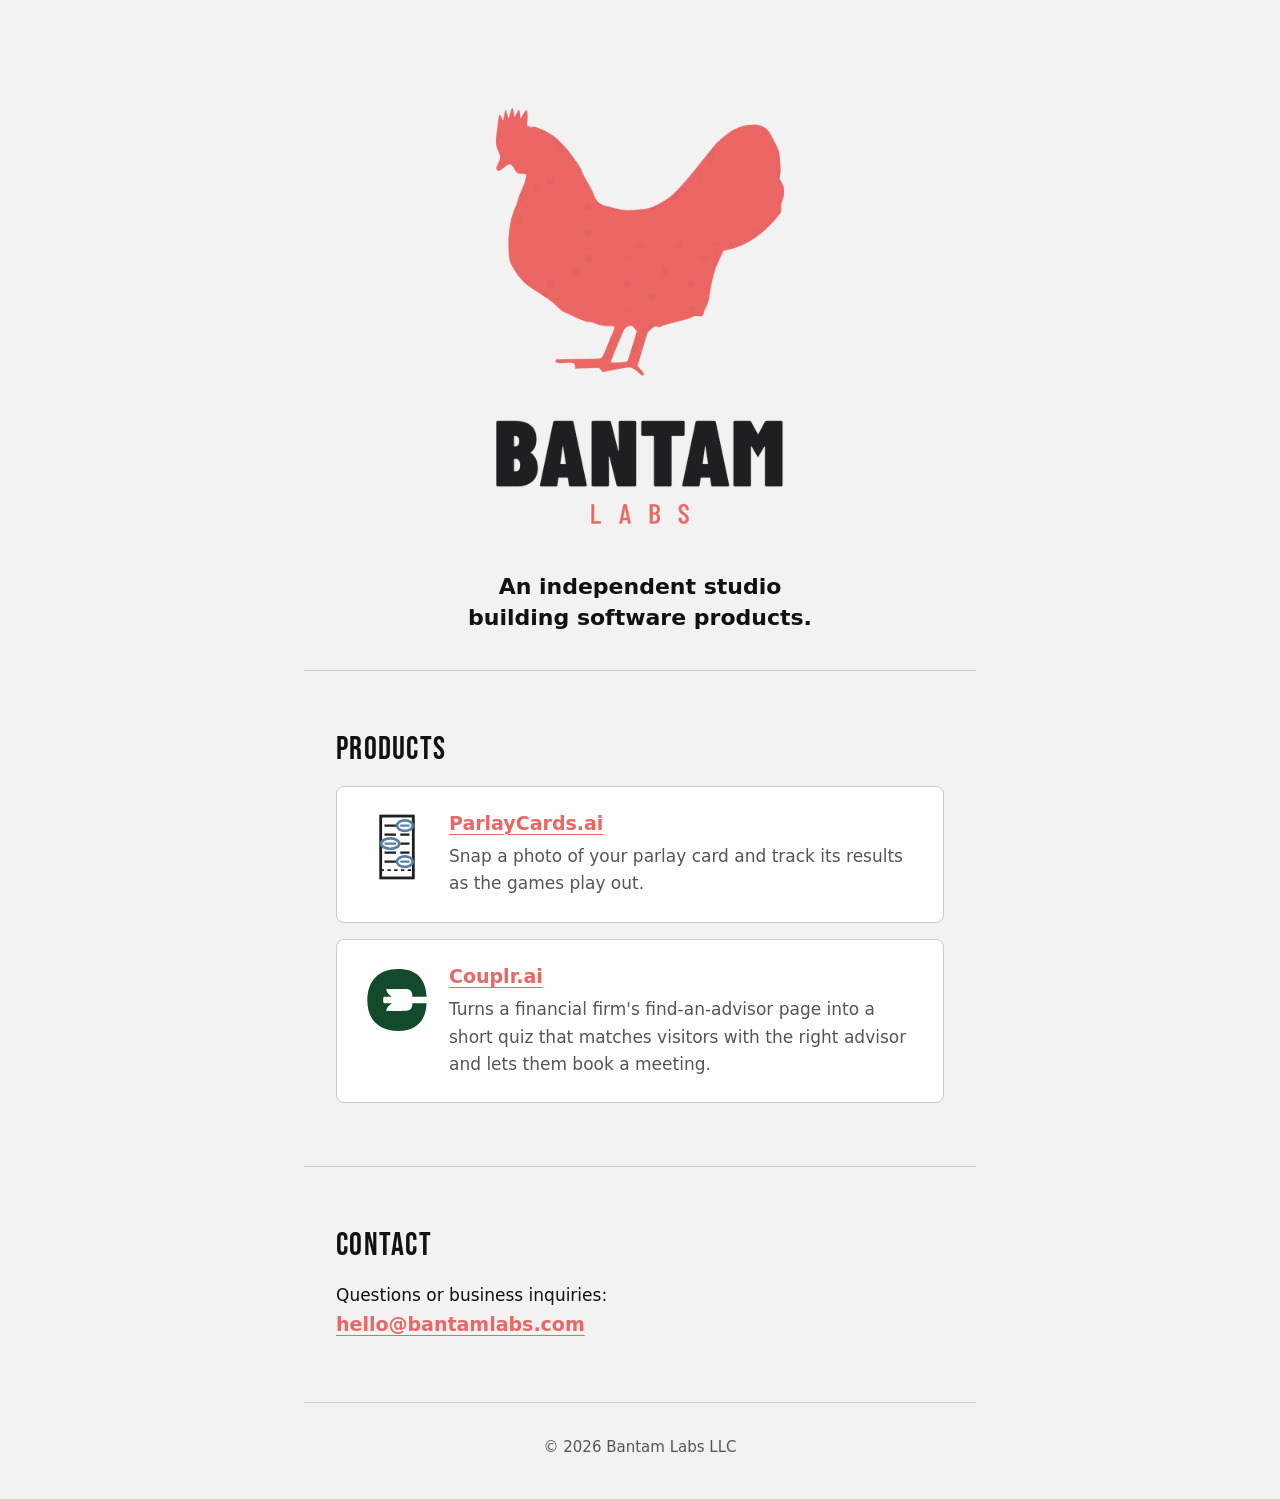
<file: index.html>
<!DOCTYPE html>
<html lang="en">
<head>
  <meta charset="utf-8">
  <meta name="viewport" content="width=device-width, initial-scale=1">
  <title>Bantam Labs — Independent software studio</title>
  <meta name="description" content="Bantam Labs is an independent studio that designs, builds, and sells its own software products.">
  <link rel="canonical" href="https://bantamlabs.com/">
  <meta name="color-scheme" content="light dark">
  <meta name="theme-color" content="#f2f2f3" media="(prefers-color-scheme: light)">
  <meta name="theme-color" content="#1d1f20" media="(prefers-color-scheme: dark)">

  <link rel="icon" href="/favicon.ico" sizes="any">
  <link rel="icon" href="/assets/img/favicon-32.png" type="image/png" sizes="32x32">
  <link rel="apple-touch-icon" href="/assets/img/apple-touch-icon.png">

  <meta property="og:type" content="website">
  <meta property="og:site_name" content="Bantam Labs">
  <meta property="og:title" content="Bantam Labs">
  <meta property="og:description" content="An independent studio building software products.">
  <meta property="og:url" content="https://bantamlabs.com/">
  <meta property="og:image" content="https://bantamlabs.com/assets/img/og-image.png">
  <meta property="og:image:width" content="1200">
  <meta property="og:image:height" content="630">
  <meta property="og:image:alt" content="The Bantam Labs hen">
  <meta name="twitter:card" content="summary_large_image">
  <meta name="twitter:title" content="Bantam Labs">
  <meta name="twitter:description" content="An independent studio building software products.">
  <meta name="twitter:image" content="https://bantamlabs.com/assets/img/og-image.png">
  <meta name="twitter:image:alt" content="The Bantam Labs hen">

  <link rel="preload" href="/assets/fonts/bebas-neue-latin-400.woff2" as="font" type="font/woff2" crossorigin>
  <link rel="stylesheet" href="/assets/css/site.css">
  <script src="/assets/js/analytics.js" defer></script>

  <script type="application/ld+json">
  {
    "@context": "https://schema.org",
    "@type": "Organization",
    "name": "Bantam Labs LLC",
    "url": "https://bantamlabs.com/",
    "logo": "https://bantamlabs.com/assets/img/apple-touch-icon.png",
    "email": "hello@bantamlabs.com"
  }
  </script>
</head>
<body>
  <header class="hero wrap">
    <h1>
      <picture>
        <source media="(prefers-color-scheme: dark)"
                srcset="/assets/img/logo-reversed-360.webp 360w, /assets/img/logo-reversed-720.webp 720w"
                sizes="(min-width: 524px) 288px, 55vw" width="360" height="532">
        <img class="logo"
             src="/assets/img/logo-360.webp"
             srcset="/assets/img/logo-360.webp 360w, /assets/img/logo-720.webp 720w"
             sizes="(min-width: 524px) 288px, 55vw"
             width="360" height="520"
             alt="Bantam Labs"
             fetchpriority="high">
      </picture>
    </h1>
    <p class="tagline">An independent studio building software products.</p>
  </header>

  <main>
    <section class="section wrap" aria-labelledby="products-heading">
      <h2 id="products-heading">Products</h2>
      <ul class="cards">
        <!--
          To add a product, add a card like this and remove the placeholder below:

          <li class="card">
            <h3><a href="/products/product-name/">Product Name</a></h3>
            <p>One sentence about what it does.</p>
          </li>
        -->
        <li class="card card-has-logo">
          <picture>
            <source media="(prefers-color-scheme: dark)" srcset="/assets/img/parlaycards-mark-reversed.svg">
            <img class="card-logo" src="/assets/img/parlaycards-mark.svg" width="64" height="64" alt="">
          </picture>
          <h3><a href="https://parlaycards.ai">ParlayCards.ai</a></h3>
          <p>Snap a photo of your parlay card and track its results as the games play out.</p>
        </li>
        <li class="card card-has-logo">
          <picture>
            <source media="(prefers-color-scheme: dark)" srcset="/assets/img/couplr-mark-reversed.svg">
            <img class="card-logo" src="/assets/img/couplr-mark.svg" width="64" height="64" alt="">
          </picture>
          <h3><a href="https://couplr.ai">Couplr.ai</a></h3>
          <p>Turns a financial firm's find-an-advisor page into a short quiz that matches visitors with the right advisor and lets them book a meeting.</p>
        </li>
      </ul>
    </section>

    <section class="section wrap" aria-labelledby="contact-heading">
      <h2 id="contact-heading">Contact</h2>
      <p>Questions or business inquiries:</p>
      <p><a class="email" href="mailto:hello@bantamlabs.com">hello@bantamlabs.com</a></p>
    </section>
  </main>

  <footer class="site-footer wrap">
    <p>&copy; 2026 Bantam Labs LLC</p>
  </footer>
</body>
</html>
</file>
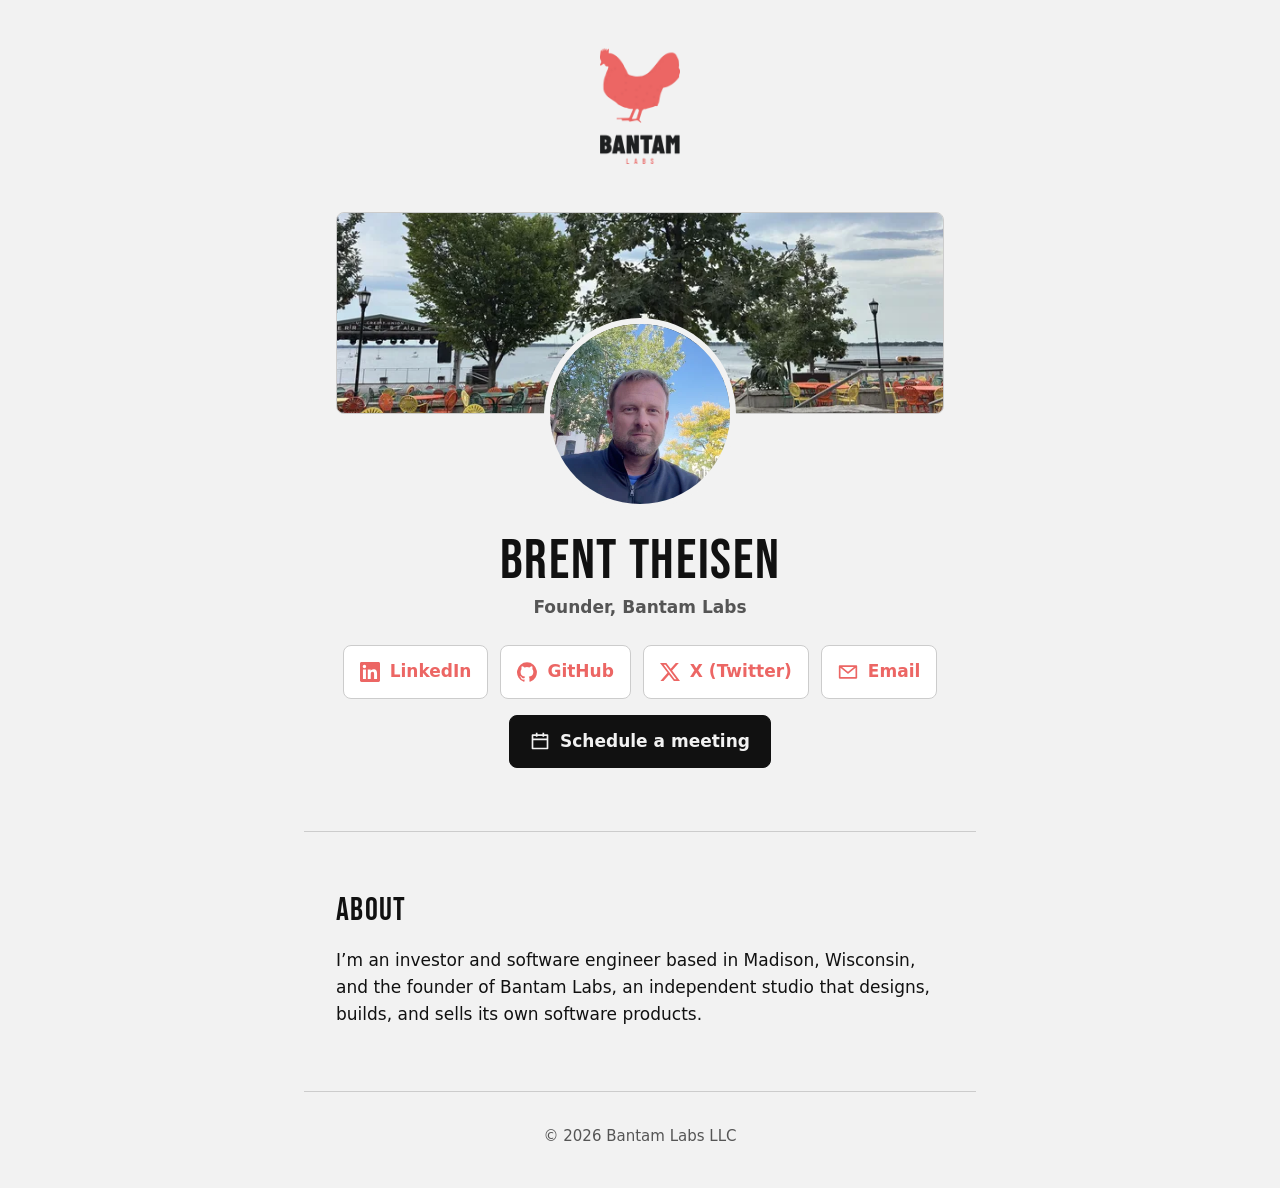
<file: founder/index.html>
<!DOCTYPE html>
<html lang="en">
<head>
  <meta charset="utf-8">
  <meta name="viewport" content="width=device-width, initial-scale=1">
  <title>Brent Theisen, Founder — Bantam Labs</title>
  <meta name="description" content="Brent Theisen is the founder of Bantam Labs, an independent software studio in Madison, Wisconsin.">
  <link rel="canonical" href="https://bantamlabs.com/founder/">
  <meta name="color-scheme" content="light dark">
  <meta name="theme-color" content="#f2f2f2" media="(prefers-color-scheme: light)">
  <meta name="theme-color" content="#292929" media="(prefers-color-scheme: dark)">

  <link rel="icon" href="/favicon.ico" sizes="any">
  <link rel="icon" href="/assets/img/favicon-32.png" type="image/png" sizes="32x32">
  <link rel="apple-touch-icon" href="/assets/img/apple-touch-icon.png">

  <meta property="og:type" content="profile">
  <meta property="og:site_name" content="Bantam Labs">
  <meta property="og:title" content="Brent Theisen, Founder of Bantam Labs">
  <meta property="og:description" content="Founder of Bantam Labs, an independent software studio.">
  <meta property="og:url" content="https://bantamlabs.com/founder/">
  <meta property="og:image" content="https://bantamlabs.com/assets/img/founder-og.jpg">
  <meta property="og:image:width" content="800">
  <meta property="og:image:height" content="800">
  <meta property="og:image:alt" content="Brent Theisen">
  <meta property="profile:first_name" content="Brent">
  <meta property="profile:last_name" content="Theisen">
  <meta name="twitter:card" content="summary">
  <meta name="twitter:site" content="@brenttheisen">
  <meta name="twitter:title" content="Brent Theisen, Founder of Bantam Labs">
  <meta name="twitter:description" content="Founder of Bantam Labs, an independent software studio.">
  <meta name="twitter:image" content="https://bantamlabs.com/assets/img/founder-og.jpg">
  <meta name="twitter:image:alt" content="Brent Theisen">

  <link rel="preload" href="/assets/fonts/bebas-neue-latin-400.woff2" as="font" type="font/woff2" crossorigin>
  <link rel="stylesheet" href="/assets/css/site.css">
  <script src="/assets/js/analytics.js" defer></script>

  <script type="application/ld+json">
  {
    "@context": "https://schema.org",
    "@type": "Person",
    "name": "Brent Theisen",
    "jobTitle": "Founder",
    "url": "https://bantamlabs.com/founder/",
    "image": "https://bantamlabs.com/assets/img/founder-og.jpg",
    "homeLocation": { "@type": "Place", "name": "Madison, Wisconsin" },
    "worksFor": { "@type": "Organization", "name": "Bantam Labs LLC", "url": "https://bantamlabs.com/" },
    "sameAs": [
      "https://www.linkedin.com/in/brenttheisen/",
      "https://github.com/brenttheisen",
      "https://x.com/brenttheisen"
    ]
  }
  </script>
</head>
<body>
  <header class="page-header wrap">
    <a href="/">
      <picture>
        <source media="(prefers-color-scheme: dark)" srcset="/assets/img/logo-reversed-360.webp" width="360" height="532">
        <img class="logo" src="/assets/img/logo-360.webp" width="360" height="520" alt="Bantam Labs home">
      </picture>
    </a>
  </header>

  <main>
    <section class="profile wrap" aria-labelledby="name-heading">
      <img class="banner"
           src="/assets/img/founder-banner-672.webp"
           srcset="/assets/img/founder-banner-672.webp 672w, /assets/img/founder-banner-1344.webp 1344w"
           sizes="(min-width: 42rem) 38rem, calc(100vw - 2rem)"
           width="672" height="224"
           alt="">
      <img class="headshot"
           src="/assets/img/founder-360.webp"
           srcset="/assets/img/founder-360.webp 360w, /assets/img/founder-720.webp 720w"
           sizes="12rem"
           width="360" height="360"
           alt="Brent Theisen"
           fetchpriority="high">
      <h1 id="name-heading">Brent Theisen</h1>
      <p class="role">Founder, Bantam Labs</p>
      <ul class="social" aria-label="Elsewhere">
        <li>
          <a href="https://www.linkedin.com/in/brenttheisen/" rel="me">
            <svg aria-hidden="true" viewBox="0 0 24 24" width="24" height="24"><path fill="currentColor" d="M20.45 20.45h-3.56v-5.57c0-1.33-.02-3.04-1.85-3.04-1.85 0-2.14 1.45-2.14 2.94v5.67H9.35V9h3.41v1.56h.05c.48-.9 1.64-1.85 3.37-1.85 3.6 0 4.27 2.37 4.27 5.46v6.28ZM5.34 7.43a2.06 2.06 0 1 1 0-4.13 2.06 2.06 0 0 1 0 4.13ZM7.12 20.45H3.56V9h3.56v11.45ZM22.22 0H1.77C.79 0 0 .77 0 1.73v20.54C0 23.23.79 24 1.77 24h20.45c.98 0 1.78-.77 1.78-1.73V1.73C24 .77 23.2 0 22.22 0Z"/></svg>
            <span class="social-label">LinkedIn</span>
          </a>
        </li>
        <li>
          <a href="https://github.com/brenttheisen" rel="me">
            <svg aria-hidden="true" viewBox="0 0 24 24" width="24" height="24"><path fill="currentColor" d="M12 .3a12 12 0 0 0-3.8 23.38c.6.12.83-.26.83-.57L9 21.07c-3.34.72-4.04-1.61-4.04-1.61-.55-1.39-1.34-1.76-1.34-1.76-1.08-.74.09-.73.09-.73 1.2.09 1.83 1.24 1.83 1.24 1.07 1.83 2.8 1.3 3.49 1 .1-.78.42-1.31.76-1.61-2.67-.3-5.47-1.33-5.47-5.93 0-1.31.47-2.38 1.24-3.22-.14-.3-.54-1.52.1-3.18 0 0 1-.32 3.3 1.23a11.5 11.5 0 0 1 6 0c2.28-1.55 3.29-1.23 3.29-1.23.64 1.66.24 2.88.12 3.18a4.65 4.65 0 0 1 1.23 3.22c0 4.61-2.8 5.63-5.48 5.92.42.36.81 1.1.81 2.22l-.01 3.29c0 .31.2.69.82.57A12 12 0 0 0 12 .3Z"/></svg>
            <span class="social-label">GitHub</span>
          </a>
        </li>
        <li>
          <a href="https://x.com/brenttheisen" rel="me">
            <svg aria-hidden="true" viewBox="0 0 24 24" width="24" height="24"><path fill="currentColor" d="M18.9 1.15h3.68l-8.04 9.19L24 22.85h-7.4l-5.8-7.58-6.64 7.58H.47l8.6-9.83L0 1.15h7.59l5.24 6.93 6.07-6.93Zm-1.29 19.5h2.04L6.48 3.24H4.3l13.31 17.41Z"/></svg>
            <span class="social-label">X (Twitter)</span>
          </a>
        </li>
        <li>
          <a href="mailto:brent@bantamlabs.com">
            <svg aria-hidden="true" viewBox="0 0 24 24" width="24" height="24"><path fill="none" stroke="currentColor" stroke-width="2" stroke-linejoin="round" d="M2 5h20v14H2zM2 5l10 8 10-8"/></svg>
            <span class="social-label">Email</span>
          </a>
        </li>
      </ul>
      <a class="schedule" href="https://calendar.app.google/JVefPfqZ3bbWUr9JA">
        <svg aria-hidden="true" viewBox="0 0 24 24" width="24" height="24"><path fill="none" stroke="currentColor" stroke-width="2" stroke-linejoin="round" d="M3 5h18v16H3zM3 10h18M8 2v5M16 2v5"/></svg>
        Schedule a meeting
      </a>
    </section>

    <section class="section wrap" aria-labelledby="about-heading">
      <h2 id="about-heading">About</h2>
      <div class="prose">
        <p>I’m an investor and software engineer based in Madison, Wisconsin, and the founder of Bantam Labs, an independent studio that designs, builds, and sells its own software products.</p>
      </div>
    </section>
  </main>

  <footer class="site-footer wrap">
    <p>&copy; 2026 Bantam Labs LLC</p>
  </footer>
</body>
</html>
</file>
<file: assets/css/site.css>
/* Bantam Labs — site styles. Colors are taken from logo 4a. */

@font-face {
  font-family: "Bebas Neue";
  src: url("/assets/fonts/bebas-neue-latin-400.woff2") format("woff2");
  font-weight: 400;
  font-style: normal;
  font-display: swap;
}

:root {
  color-scheme: light dark;

  --bg: #f2f2f2;
  --surface: #ffffff;
  --text: #111111;
  --muted: #555555;
  --accent: #ec6664;
  --border: #cccccc;

  --font-display: "Bebas Neue", "Arial Narrow", Impact, sans-serif;
  --font-body: system-ui, -apple-system, "Segoe UI", Roboto, "Helvetica Neue", Arial, sans-serif;

  --measure: 42rem;
  --gutter: clamp(1rem, 5vw, 2rem);
}

@media (prefers-color-scheme: dark) {
  :root {
    --bg: #292929;
    --surface: #333333;
    --text: #f2f2f2;
    --muted: #a6a6a6;
    --accent: #ec6664;
    --border: #484848;
  }
}

*,
*::before,
*::after {
  box-sizing: border-box;
}

html {
  -webkit-text-size-adjust: 100%;
  text-size-adjust: 100%;
}

body {
  margin: 0;
  min-height: 100vh;
  display: flex;
  flex-direction: column;
  background: var(--bg);
  color: var(--text);
  font-family: var(--font-body);
  font-size: 1.0625rem;
  line-height: 1.6;
}

main {
  flex: 1;
}

img {
  display: block;
  max-width: 100%;
  height: auto;
}

a {
  color: var(--accent);
  text-decoration-thickness: 1px;
  text-underline-offset: 0.2em;
}

a:hover {
  text-decoration-thickness: 2px;
}

:focus-visible {
  outline: 3px solid var(--accent);
  outline-offset: 4px;
  border-radius: 2px;
}

.wrap {
  width: 100%;
  max-width: var(--measure);
  margin-inline: auto;
  padding-inline: var(--gutter);
}

/* Hero */

.hero {
  padding-block: clamp(3rem, 12vh, 7rem) clamp(1.25rem, 4vh, 2.5rem);
  text-align: center;
}

.hero h1 {
  margin: 0;
}

.logo {
  width: clamp(11rem, 55vw, 18rem);
  margin-inline: auto;
}

.tagline {
  margin: clamp(2rem, 6vh, 3rem) 0 0;
  font-size: clamp(1.1875rem, 1rem + 1vw, 1.375rem);
  font-weight: 600;
  line-height: 1.4;
  text-wrap: balance;
}

/* Sections */

.section {
  padding-block: clamp(2.5rem, 7vh, 4rem);
  border-top: 1px solid var(--border);
}

.section h2 {
  margin: 0 0 1.25rem;
  font-family: var(--font-display);
  font-weight: 400;
  font-size: 2rem;
  line-height: 1;
  letter-spacing: 0.04em;
}

.section p {
  margin: 0;
}

/* Products: add one <li class="card"> per product. */

.cards {
  display: grid;
  grid-template-columns: 1fr;
  gap: 1rem;
  margin: 0;
  padding: 0;
  list-style: none;
}

.card {
  display: flex;
  flex-direction: column;
  gap: 0.5rem;
  padding: 1.5rem;
  background: var(--surface);
  border: 1px solid var(--border);
  border-radius: 0.5rem;
}

/* Logo in the left column, spanning the title and description. */
.card-has-logo {
  display: grid;
  grid-template-columns: auto 1fr;
  column-gap: 1rem;
  row-gap: 0.5rem;
  align-content: start;
}

.card-has-logo picture {
  grid-row: span 2;
}

.card-logo {
  display: block;
  width: 4.5rem;
  height: 4.5rem;
}

.card h3 {
  margin: 0;
  font-size: 1.1875rem;
  line-height: 1.3;
}

.card p {
  color: var(--muted);
}

/* Product links take the color of their product's logo. */
.card-parlaycards {
  --accent: #5980a6;
}

.card-couplr {
  --accent: #134a2b;
}

@media (prefers-color-scheme: dark) {
  .card-parlaycards {
    --accent: #94bce3;
  }

  .card-couplr {
    --accent: #e883b9;
  }
}

.card-placeholder {
  grid-column: 1 / -1;
  align-items: center;
  padding-block: 2.5rem;
  text-align: center;
}

.card-placeholder p {
  font-family: var(--font-display);
  font-size: 1.5rem;
  line-height: 1;
  letter-spacing: 0.08em;
}

.email {
  font-size: 1.1875rem;
  font-weight: 600;
  overflow-wrap: anywhere;
}

/* Footer */

.site-footer {
  padding-block: 2rem 2.5rem;
  border-top: 1px solid var(--border);
  color: var(--muted);
  font-size: 0.9375rem;
  text-align: center;
}

.site-footer p {
  margin: 0;
}

/* 404 */

.notfound {
  padding-block: clamp(3rem, 12vh, 7rem);
  text-align: center;
}

.notfound .logo {
  width: 7rem;
}

.notfound h1 {
  margin: 2.5rem 0 0.75rem;
  font-family: var(--font-display);
  font-weight: 400;
  font-size: clamp(2.5rem, 2rem + 3vw, 3.5rem);
  line-height: 1;
  letter-spacing: 0.03em;
}

.notfound p {
  margin: 0 0 0.5rem;
}

/* Founder page */

.page-header {
  padding-block: clamp(2rem, 6vh, 3rem) 0;
  text-align: center;
}

.page-header .logo {
  width: 5rem;
}

.profile {
  padding-block: clamp(2rem, 6vh, 3rem) clamp(2.5rem, 7vh, 4rem);
  text-align: center;
}

/* Terrace photo behind the headshot; the headshot overlaps its bottom edge. */
.banner {
  width: 100%;
  aspect-ratio: 3 / 1;
  object-fit: cover;
  border-radius: 0.5rem;
  border: 1px solid var(--border);
}

.headshot {
  position: relative;
  width: 12rem;
  aspect-ratio: 1;
  margin: -6rem auto 0;
  border-radius: 50%;
  border: 0.375rem solid var(--bg);
  object-fit: cover;
}

@media (max-width: 36rem) {
  .banner {
    aspect-ratio: 2 / 1;
  }

  .headshot {
    width: 9rem;
    margin-top: -4.5rem;
  }
}

.profile h1 {
  margin: 1.5rem 0 0.25rem;
  font-family: var(--font-display);
  font-weight: 400;
  font-size: clamp(2.5rem, 2rem + 3vw, 3.5rem);
  line-height: 1;
  letter-spacing: 0.03em;
}

.profile .role {
  margin: 0;
  color: var(--muted);
  font-weight: 600;
}

.prose p + p {
  margin-top: 1rem;
}

.social {
  display: flex;
  justify-content: center;
  gap: 0.75rem;
  margin: 1.5rem 0 0;
  padding: 0;
  list-style: none;
}

/* Icons only on narrow screens so all links stay on one row. */
@media (max-width: 36rem) {
  .social-label {
    position: absolute;
    width: 1px;
    height: 1px;
    overflow: hidden;
    clip-path: inset(50%);
    white-space: nowrap;
  }
}

.social a {
  display: flex;
  align-items: center;
  gap: 0.625rem;
  padding: 0.75rem 1rem;
  background: var(--surface);
  border: 1px solid var(--border);
  border-radius: 0.5rem;
  font-weight: 600;
  text-decoration: none;
}

.social a:hover {
  border-color: var(--accent);
}

.social svg {
  flex: none;
  width: 1.25rem;
  height: 1.25rem;
}

.schedule {
  display: inline-flex;
  align-items: center;
  gap: 0.625rem;
  margin-top: 1rem;
  padding: 0.75rem 1.25rem;
  background: var(--text);
  color: var(--bg);
  border: 1px solid var(--text);
  border-radius: 0.5rem;
  font-weight: 600;
  text-decoration: none;
}

.schedule:hover {
  background: var(--accent);
  border-color: var(--accent);
}

.schedule svg {
  flex: none;
  width: 1.25rem;
  height: 1.25rem;
}
</file>
